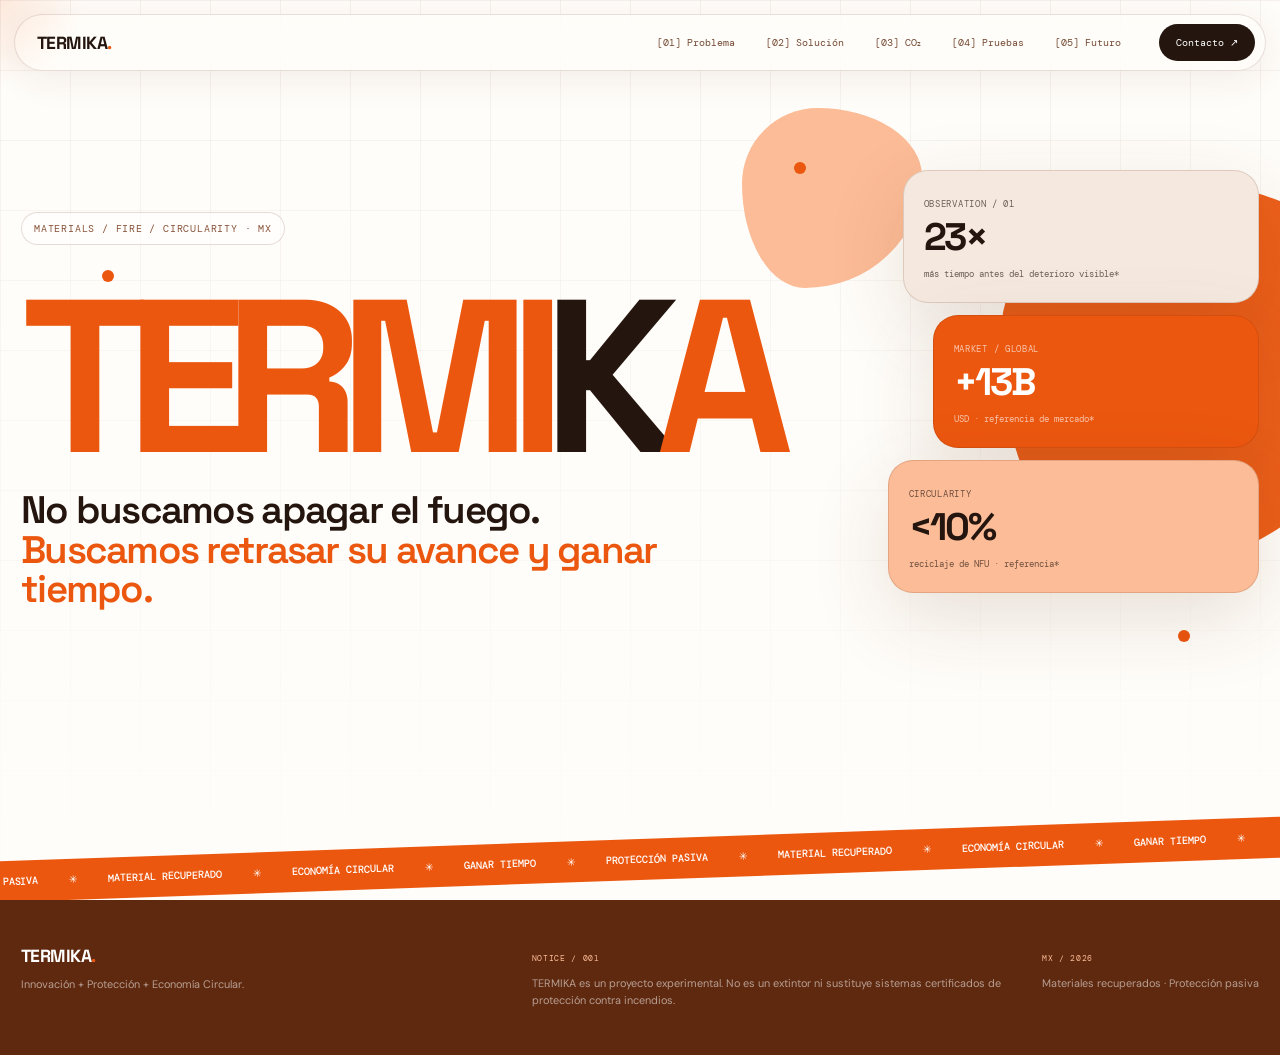
<file: index.html>
<!doctype html><html lang="es"><head><meta charset="utf-8"><meta name="viewport" content="width=device-width,initial-scale=1"><meta name="theme-color" content="#EB570F"><title>TERMIKA — Protección que gana tiempo</title><link rel="stylesheet" href="style.css"></head><body><div class="cursor"></div><header class="header"><nav class="nav">
      <a class="logo" href="index.html">TERMIKA<span><b>.</b></span></a>
      <div class="navlinks"><a class="" href="problema.html">[01] Problema</a><a class="" href="solucion.html">[02] Solución</a><a class="" href="impacto.html">[03] CO₂</a><a class="" href="pruebas.html">[04] Pruebas</a><a class="" href="futuro.html">[05] Futuro</a></div>
      <a class="navcta" href="mailto:contacto@termika.mx">Contacto ↗</a>
      <button class="menu" aria-label="Abrir menú"><span></span><span></span><span></span></button>
    </nav>
    <div class="mobile-nav"><a href="problema.html">[01] Problema</a><a href="solucion.html">[02] Solución</a><a href="impacto.html">[03] CO₂</a><a href="pruebas.html">[04] Pruebas</a><a href="futuro.html">[05] Futuro</a><a href="mailto:contacto@termika.mx">Contacto ↗</a></div></header><main class="page hero">
  <div class="hero-grid"></div><div class="blob orange hero-blob"></div><div class="blob peach hero-blob2"></div>
  <i class="floating-dot dot1"></i><i class="floating-dot dot2"></i><i class="floating-dot dot3"></i>
  <div class="container hero-layout">
    <div><div class="eyebrow mono">MATERIALS / FIRE / CIRCULARITY · MX</div>
      <h1 class="reveal">TERMI<span>K</span>A</h1>
      <p class="hero-copy reveal">No buscamos apagar el fuego. <em>Buscamos retrasar su avance y ganar tiempo.</em></p>
    </div>
    <div class="hero-side">
      <div class="mini-card reveal"><small class="mono">OBSERVATION / 01</small><strong>23×</strong><small>más tiempo antes del deterioro visible*</small></div>
      <div class="mini-card reveal"><small class="mono">MARKET / GLOBAL</small><strong>+13B</strong><small>USD · referencia de mercado*</small></div>
      <div class="mini-card reveal"><small class="mono">CIRCULARITY</small><strong>&lt;10%</strong><small>reciclaje de NFU · referencia*</small></div>
    </div>
  </div>
  <div class="hero-marquee"><div class="marquee-track">PROTECCIÓN PASIVA <span>✳</span> MATERIAL RECUPERADO <span>✳</span> ECONOMÍA CIRCULAR <span>✳</span> GANAR TIEMPO <span>✳</span> PROTECCIÓN PASIVA <span>✳</span> MATERIAL RECUPERADO <span>✳</span> ECONOMÍA CIRCULAR <span>✳</span> GANAR TIEMPO <span>✳</span></div></div>
</main><footer class="footer"><div class="container footer-grid"><div><a class="logo" href="index.html">TERMIKA<b>.</b></a><p>Innovación + Protección + Economía Circular.</p></div><div><span class="mono">NOTICE / 001</span><p>TERMIKA es un proyecto experimental. No es un extintor ni sustituye sistemas certificados de protección contra incendios.</p></div><div><span class="mono">MX / 2026</span><p>Materiales recuperados · Protección pasiva</p></div></div></footer><script src="script.js"></script></body></html>
</file>
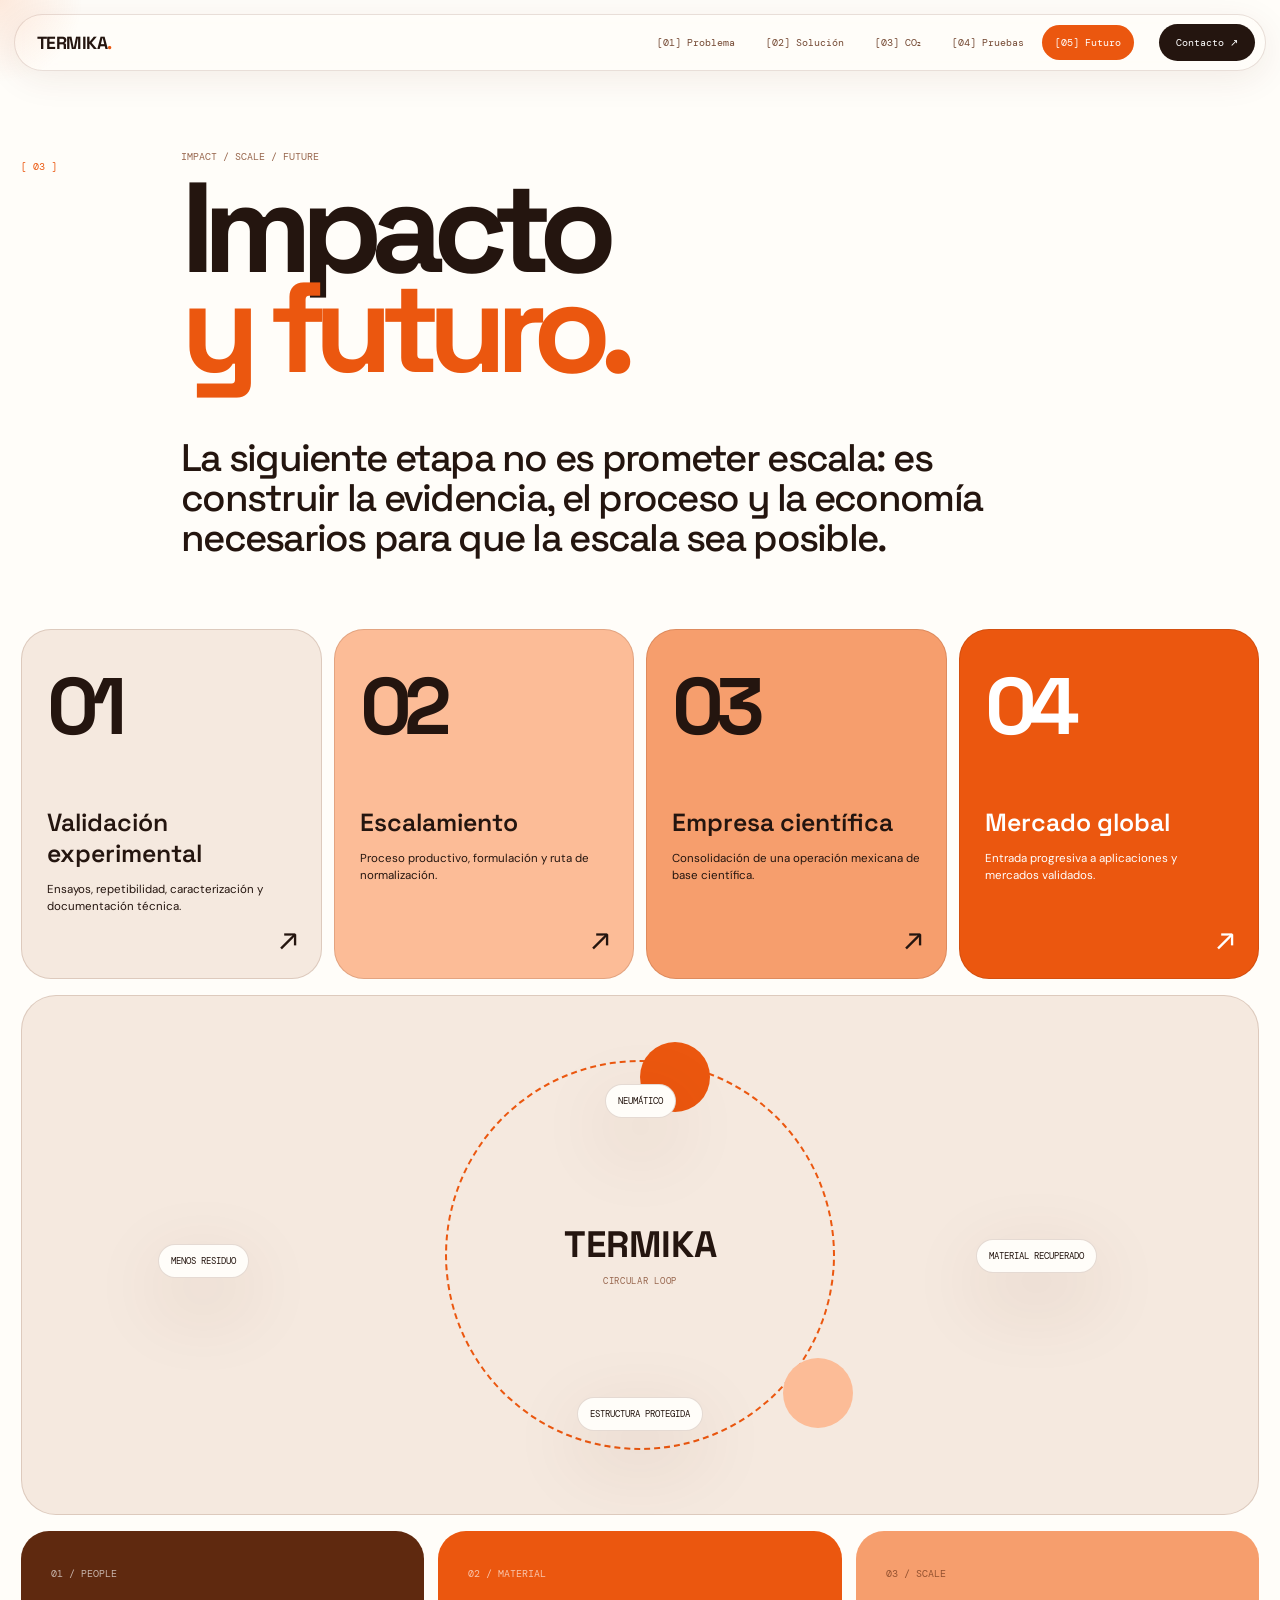
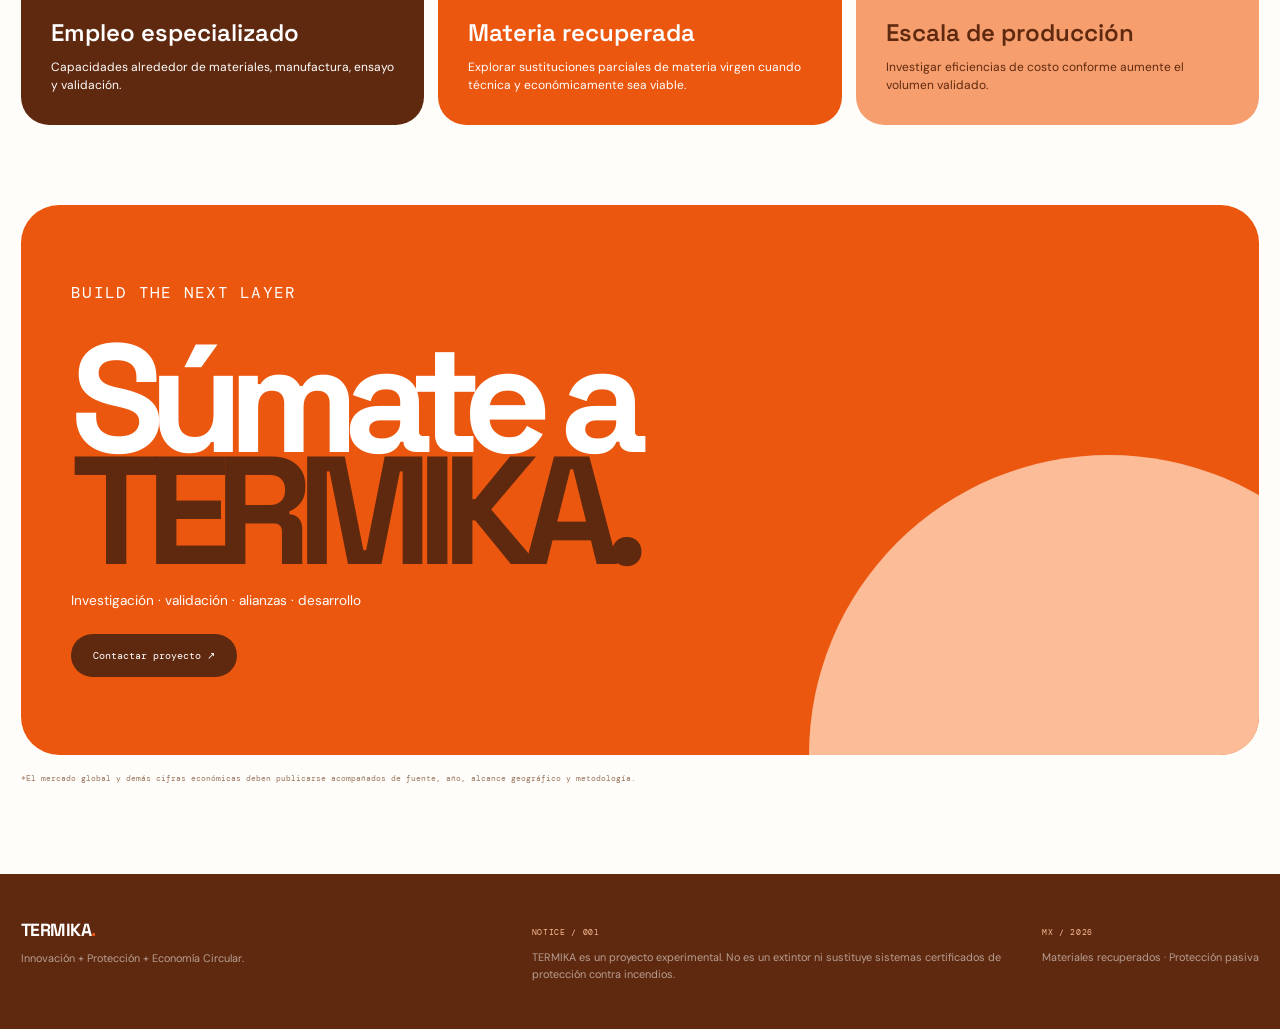
<file: futuro.html>
<!doctype html><html lang="es"><head><meta charset="utf-8"><meta name="viewport" content="width=device-width,initial-scale=1"><meta name="theme-color" content="#EB570F"><title>TERMIKA — Impacto y futuro</title><link rel="stylesheet" href="style.css"></head><body><div class="cursor"></div><header class="header"><nav class="nav">
      <a class="logo" href="index.html">TERMIKA<span><b>.</b></span></a>
      <div class="navlinks"><a class="" href="problema.html">[01] Problema</a><a class="" href="solucion.html">[02] Solución</a><a class="" href="impacto.html">[03] CO₂</a><a class="" href="pruebas.html">[04] Pruebas</a><a class="active" href="futuro.html">[05] Futuro</a></div>
      <a class="navcta" href="mailto:contacto@termika.mx">Contacto ↗</a>
      <button class="menu" aria-label="Abrir menú"><span></span><span></span><span></span></button>
    </nav>
    <div class="mobile-nav"><a href="problema.html">[01] Problema</a><a href="solucion.html">[02] Solución</a><a href="impacto.html">[03] CO₂</a><a href="pruebas.html">[04] Pruebas</a><a href="futuro.html">[05] Futuro</a><a href="mailto:contacto@termika.mx">Contacto ↗</a></div></header><main class="page future-page">
  <div class="container">
    <div class="section-head reveal"><div class="num">[ 03 ]</div><div><div class="kicker">IMPACT / SCALE / FUTURE</div><h2>Impacto<br><span>y futuro.</span></h2></div></div>
    <p class="page-intro reveal">La siguiente etapa no es prometer escala: es construir la evidencia, el proceso y la economía necesarios para que la escala sea posible.</p>
    <div class="roadmap">
      <article class="road reveal"><div class="rnum">01</div><h3>Validación experimental</h3><p>Ensayos, repetibilidad, caracterización y documentación técnica.</p></article>
      <article class="road reveal"><div class="rnum">02</div><h3>Escalamiento</h3><p>Proceso productivo, formulación y ruta de normalización.</p></article>
      <article class="road reveal"><div class="rnum">03</div><h3>Empresa científica</h3><p>Consolidación de una operación mexicana de base científica.</p></article>
      <article class="road reveal"><div class="rnum">04</div><h3>Mercado global</h3><p>Entrada progresiva a aplicaciones y mercados validados.</p></article>
    </div>
    <div class="loop reveal">
      <div class="loop-ring"></div><div class="loop-center"><strong>TERMIKA</strong><span class="mono">CIRCULAR LOOP</span></div>
      <span class="loop-label l1">NEUMÁTICO</span><span class="loop-label l2">MATERIAL RECUPERADO</span><span class="loop-label l3">ESTRUCTURA PROTEGIDA</span><span class="loop-label l4">MENOS RESIDUO</span>
    </div>
    <div class="benefits">
      <article class="benefit reveal"><span>01 / PEOPLE</span><h3>Empleo especializado</h3><p>Capacidades alrededor de materiales, manufactura, ensayo y validación.</p></article>
      <article class="benefit reveal"><span>02 / MATERIAL</span><h3>Materia recuperada</h3><p>Explorar sustituciones parciales de materia virgen cuando técnica y económicamente sea viable.</p></article>
      <article class="benefit reveal"><span>03 / SCALE</span><h3>Escala de producción</h3><p>Investigar eficiencias de costo conforme aumente el volumen validado.</p></article>
    </div>
    <div class="cta reveal"><span class="mono">BUILD THE NEXT LAYER</span><h2>Súmate a<br><em>TERMIKA.</em></h2><p>Investigación · validación · alianzas · desarrollo</p><a class="cta-button" href="mailto:contacto@termika.mx">Contactar proyecto ↗</a></div>
    <p class="note">*El mercado global y demás cifras económicas deben publicarse acompañados de fuente, año, alcance geográfico y metodología.</p>
  </div>
</main><footer class="footer"><div class="container footer-grid"><div><a class="logo" href="index.html">TERMIKA<b>.</b></a><p>Innovación + Protección + Economía Circular.</p></div><div><span class="mono">NOTICE / 001</span><p>TERMIKA es un proyecto experimental. No es un extintor ni sustituye sistemas certificados de protección contra incendios.</p></div><div><span class="mono">MX / 2026</span><p>Materiales recuperados · Protección pasiva</p></div></div></footer><script src="script.js"></script></body></html>
</file>
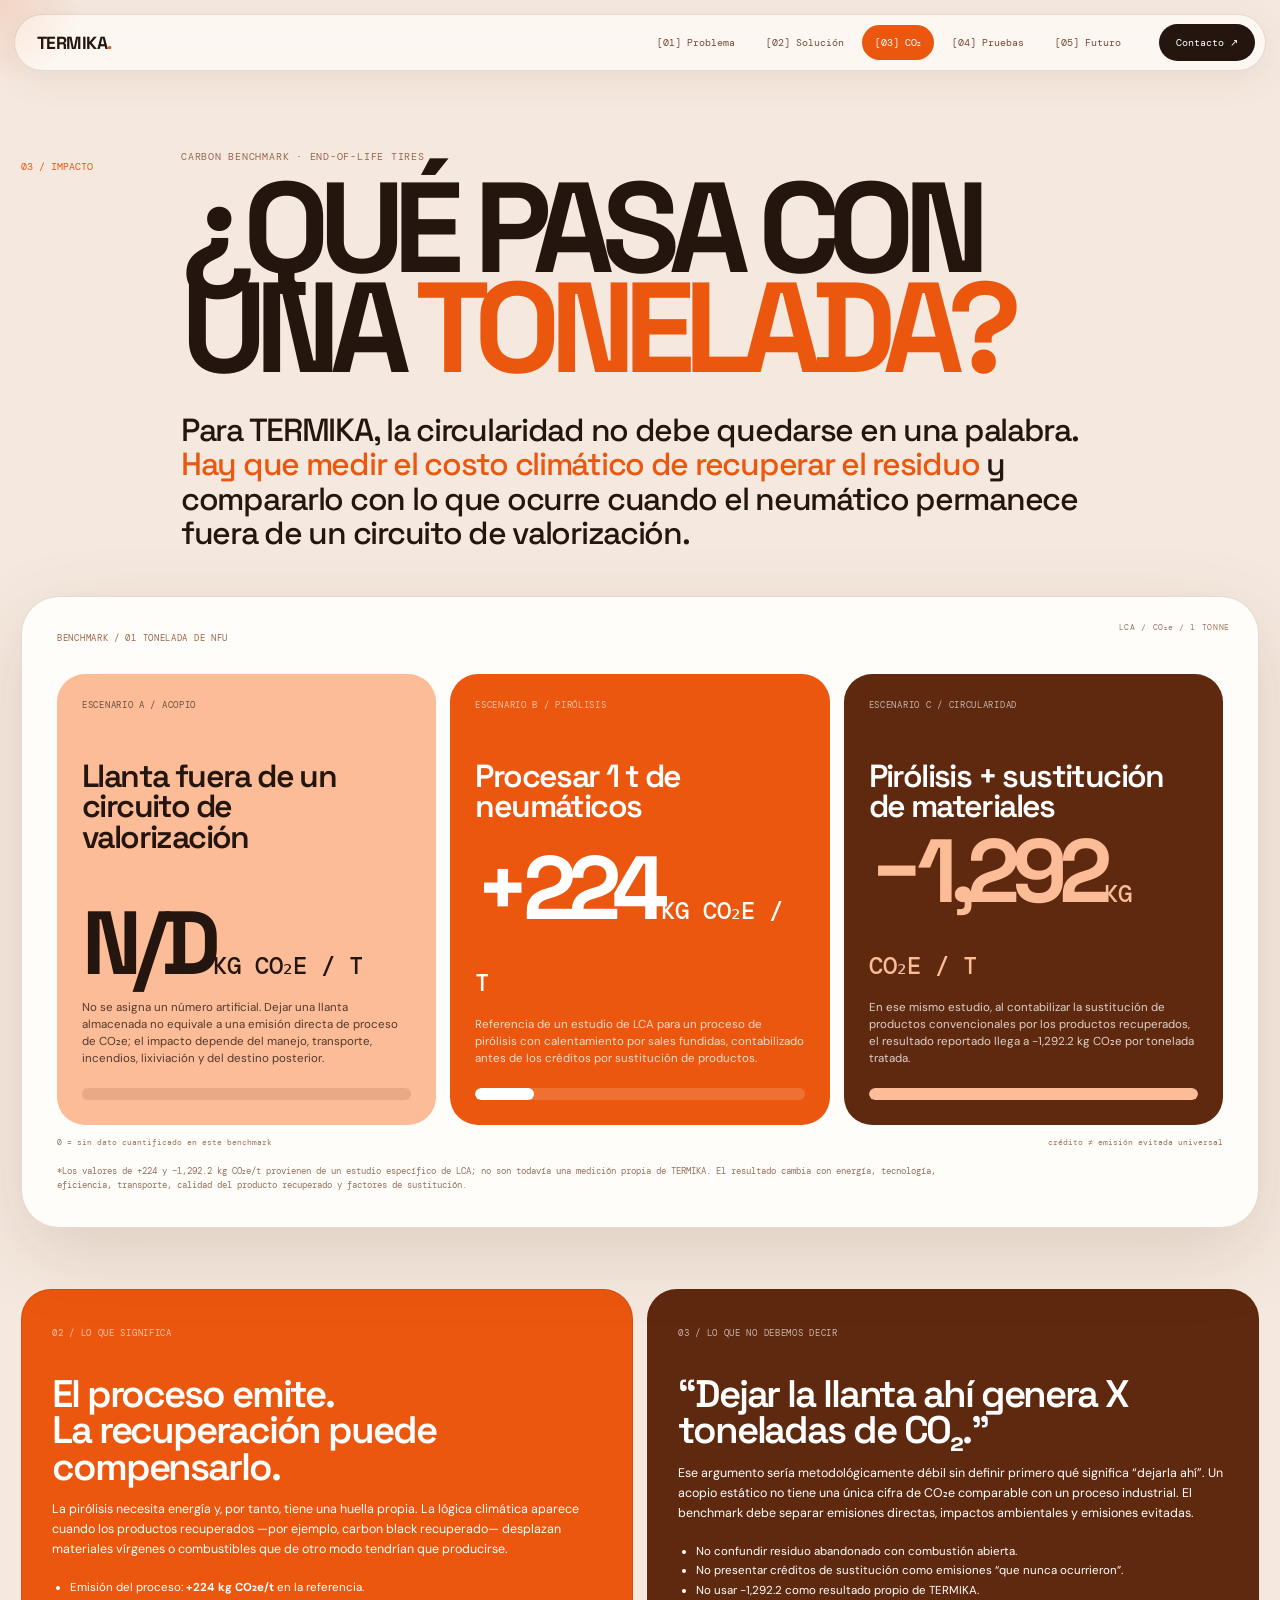
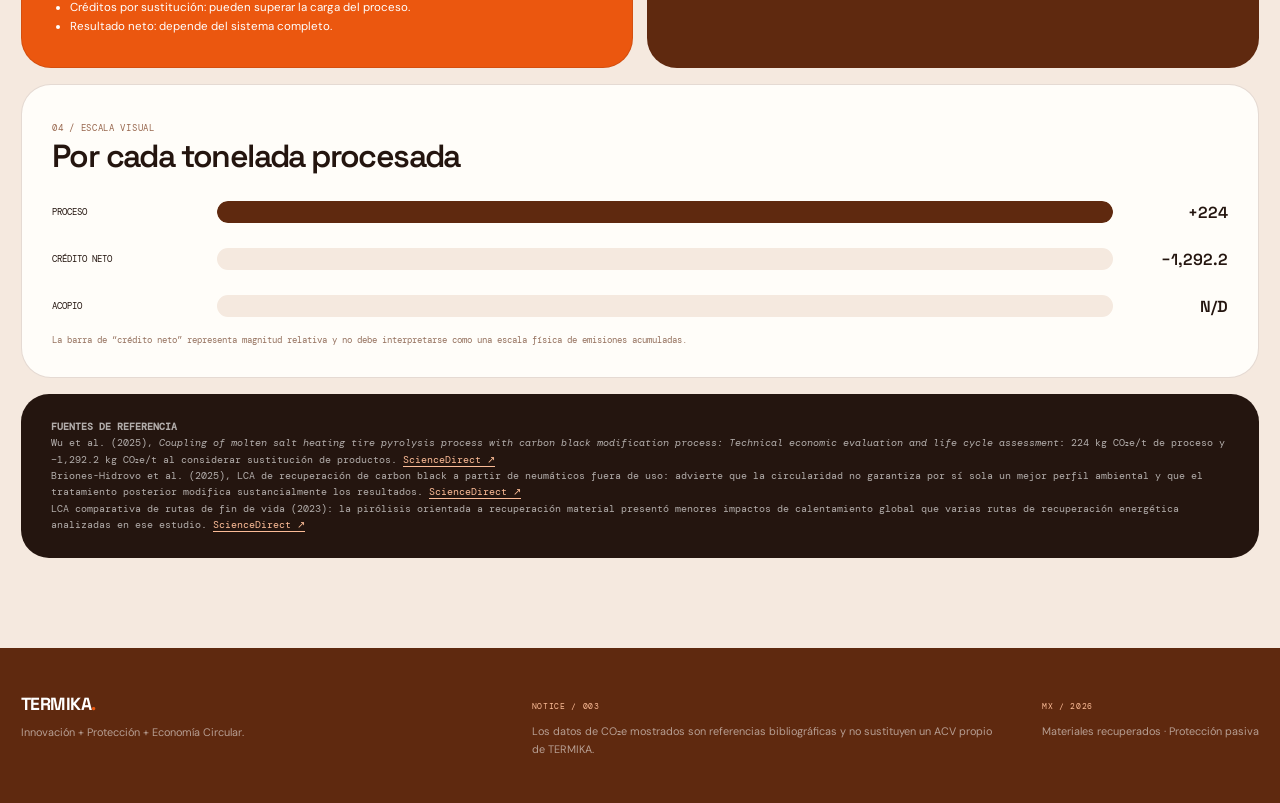
<file: impacto.html>
<!doctype html>
<html lang="es">
<head>
<meta charset="utf-8"><meta name="viewport" content="width=device-width,initial-scale=1">
<meta name="theme-color" content="#EB570F">
<meta name="description" content="Benchmark de emisiones de CO₂e asociado al aprovechamiento de neumáticos fuera de uso mediante pirólisis.">
<title>TERMIKA — Benchmark CO₂</title>
<link rel="stylesheet" href="style.css">
</head>
<body>
<div class="cursor"></div>
<header class="header"><nav class="nav">
<a class="logo" href="index.html">TERMIKA<span><b>.</b></span></a>
<div class="navlinks"><a class="" href="problema.html">[01] Problema</a><a class="" href="solucion.html">[02] Solución</a><a class="active" href="impacto.html">[03] CO₂</a><a class="" href="pruebas.html">[04] Pruebas</a><a class="" href="futuro.html">[05] Futuro</a></div>
<a class="navcta" href="mailto:contacto@termika.mx">Contacto ↗</a>
<button class="menu" aria-label="Abrir menú"><span></span><span></span><span></span></button>
</nav><div class="mobile-nav"><a href="problema.html">[01] Problema</a><a href="solucion.html">[02] Solución</a><a href="impacto.html">[03] CO₂</a><a href="pruebas.html">[04] Pruebas</a><a href="futuro.html">[05] Futuro</a><a href="mailto:contacto@termika.mx">Contacto ↗</a></div></header>

<main class="page co2-page">
<section class="container co2-hero">
<div class="section-head"><div class="num">03 / IMPACTO</div><div><div class="kicker mono">CARBON BENCHMARK · END-OF-LIFE TIRES</div><h2>¿QUÉ PASA CON<br>UNA <span>TONELADA?</span></h2></div></div>
<p class="co2-intro">Para TERMIKA, la circularidad no debe quedarse en una palabra. <em>Hay que medir el costo climático de recuperar el residuo</em> y compararlo con lo que ocurre cuando el neumático permanece fuera de un circuito de valorización.</p>
<div class="co2-board reveal">
<div class="mono" style="font-size:.55rem;color:#98674e">BENCHMARK / 01 TONELADA DE NFU</div>
<div class="co2-chart">
<article class="co2-card storage"><span class="tag">ESCENARIO A / ACOPIO</span><h3>Llanta fuera de un circuito de valorización</h3><div class="co2-value">N/D<small>kg CO₂e / t</small></div><p>No se asigna un número artificial. Dejar una llanta almacenada no equivale a una emisión directa de proceso de CO₂e; el impacto depende del manejo, transporte, incendios, lixiviación y del destino posterior.</p><div class="barline"><i></i></div></article>
<article class="co2-card process"><span class="tag">ESCENARIO B / PIRÓLISIS</span><h3>Procesar 1 t de neumáticos</h3><div class="co2-value">+224<small>kg CO₂e / t</small></div><p>Referencia de un estudio de LCA para un proceso de pirólisis con calentamiento por sales fundidas, contabilizado antes de los créditos por sustitución de productos.</p><div class="barline"><i></i></div></article>
<article class="co2-card credit"><span class="tag">ESCENARIO C / CIRCULARIDAD</span><h3>Pirólisis + sustitución de materiales</h3><div class="co2-value co2-negative">−1,292<small>kg CO₂e / t</small></div><p>En ese mismo estudio, al contabilizar la sustitución de productos convencionales por los productos recuperados, el resultado reportado llega a −1,292.2 kg CO₂e por tonelada tratada.</p><div class="barline"><i></i></div></article>
</div>
<div class="co2-axis"><span>0 = sin dato cuantificado en este benchmark</span><span>crédito ≠ emisión evitada universal</span></div>
<p class="co2-note">*Los valores de +224 y −1,292.2 kg CO₂e/t provienen de un estudio específico de LCA; no son todavía una medición propia de TERMIKA. El resultado cambia con energía, tecnología, eficiencia, transporte, calidad del producto recuperado y factores de sustitución.</p>
</div>
</section>

<section class="container">
<div class="method-grid">
<article class="method-card orange reveal"><span class="mono">02 / LO QUE SIGNIFICA</span><h3>El proceso emite.<br>La recuperación puede compensarlo.</h3><p>La pirólisis necesita energía y, por tanto, tiene una huella propia. La lógica climática aparece cuando los productos recuperados —por ejemplo, carbon black recuperado— desplazan materiales vírgenes o combustibles que de otro modo tendrían que producirse.</p><ul><li>Emisión del proceso: <strong>+224 kg CO₂e/t</strong> en la referencia.</li><li>Créditos por sustitución: pueden superar la carga del proceso.</li><li>Resultado neto: depende del sistema completo.</li></ul></article>
<article class="method-card dark reveal"><span class="mono">03 / LO QUE NO DEBEMOS DECIR</span><h3>“Dejar la llanta ahí genera X toneladas de CO₂.”</h3><p>Ese argumento sería metodológicamente débil sin definir primero qué significa “dejarla ahí”. Un acopio estático no tiene una única cifra de CO₂e comparable con un proceso industrial. El benchmark debe separar emisiones directas, impactos ambientales y emisiones evitadas.</p><ul><li>No confundir residuo abandonado con combustión abierta.</li><li>No presentar créditos de sustitución como emisiones “que nunca ocurrieron”.</li><li>No usar −1,292.2 como resultado propio de TERMIKA.</li></ul></article>
</div>
</section>

<section class="container">
<div class="co2-scale reveal"><span class="mono" style="font-size:.55rem;color:#98674e">04 / ESCALA VISUAL</span><h3>Por cada tonelada procesada</h3>
<div class="scale-row"><label>PROCESO</label><div class="scale-track"><i></i></div><strong>+224</strong></div>
<div class="scale-row"><label>CRÉDITO NETO</label><div class="scale-track"><i></i></div><strong>−1,292.2</strong></div>
<div class="scale-row"><label>ACOPIO</label><div class="scale-track"><i></i></div><strong>N/D</strong></div>
<p class="co2-note">La barra de “crédito neto” representa magnitud relativa y no debe interpretarse como una escala física de emisiones acumuladas.</p>
</div>
</section>

<section class="container">
<div class="source-strip"><p><strong>FUENTES DE REFERENCIA</strong><br>
Wu et al. (2025), <em>Coupling of molten salt heating tire pyrolysis process with carbon black modification process: Technical economic evaluation and life cycle assessment</em>: 224 kg CO₂e/t de proceso y −1,292.2 kg CO₂e/t al considerar sustitución de productos. <a href="https://www.sciencedirect.com/science/article/pii/S0959652624039039" target="_blank" rel="noopener">ScienceDirect ↗</a><br>
Briones-Hidrovo et al. (2025), LCA de recuperación de carbon black a partir de neumáticos fuera de uso: advierte que la circularidad no garantiza por sí sola un mejor perfil ambiental y que el tratamiento posterior modifica sustancialmente los resultados. <a href="https://www.sciencedirect.com/science/article/pii/S0195925525002410" target="_blank" rel="noopener">ScienceDirect ↗</a><br>
LCA comparativa de rutas de fin de vida (2023): la pirólisis orientada a recuperación material presentó menores impactos de calentamiento global que varias rutas de recuperación energética analizadas en ese estudio. <a href="https://www.sciencedirect.com/science/article/pii/S0921344923003890" target="_blank" rel="noopener">ScienceDirect ↗</a></p></div>
</section>
</main>
<footer class="footer"><div class="container footer-grid"><div><a class="logo" href="index.html">TERMIKA<b>.</b></a><p>Innovación + Protección + Economía Circular.</p></div><div><span class="mono">NOTICE / 003</span><p>Los datos de CO₂e mostrados son referencias bibliográficas y no sustituyen un ACV propio de TERMIKA.</p></div><div><span class="mono">MX / 2026</span><p>Materiales recuperados · Protección pasiva</p></div></div></footer>
<script src="script.js"></script>
</body></html>
</file>
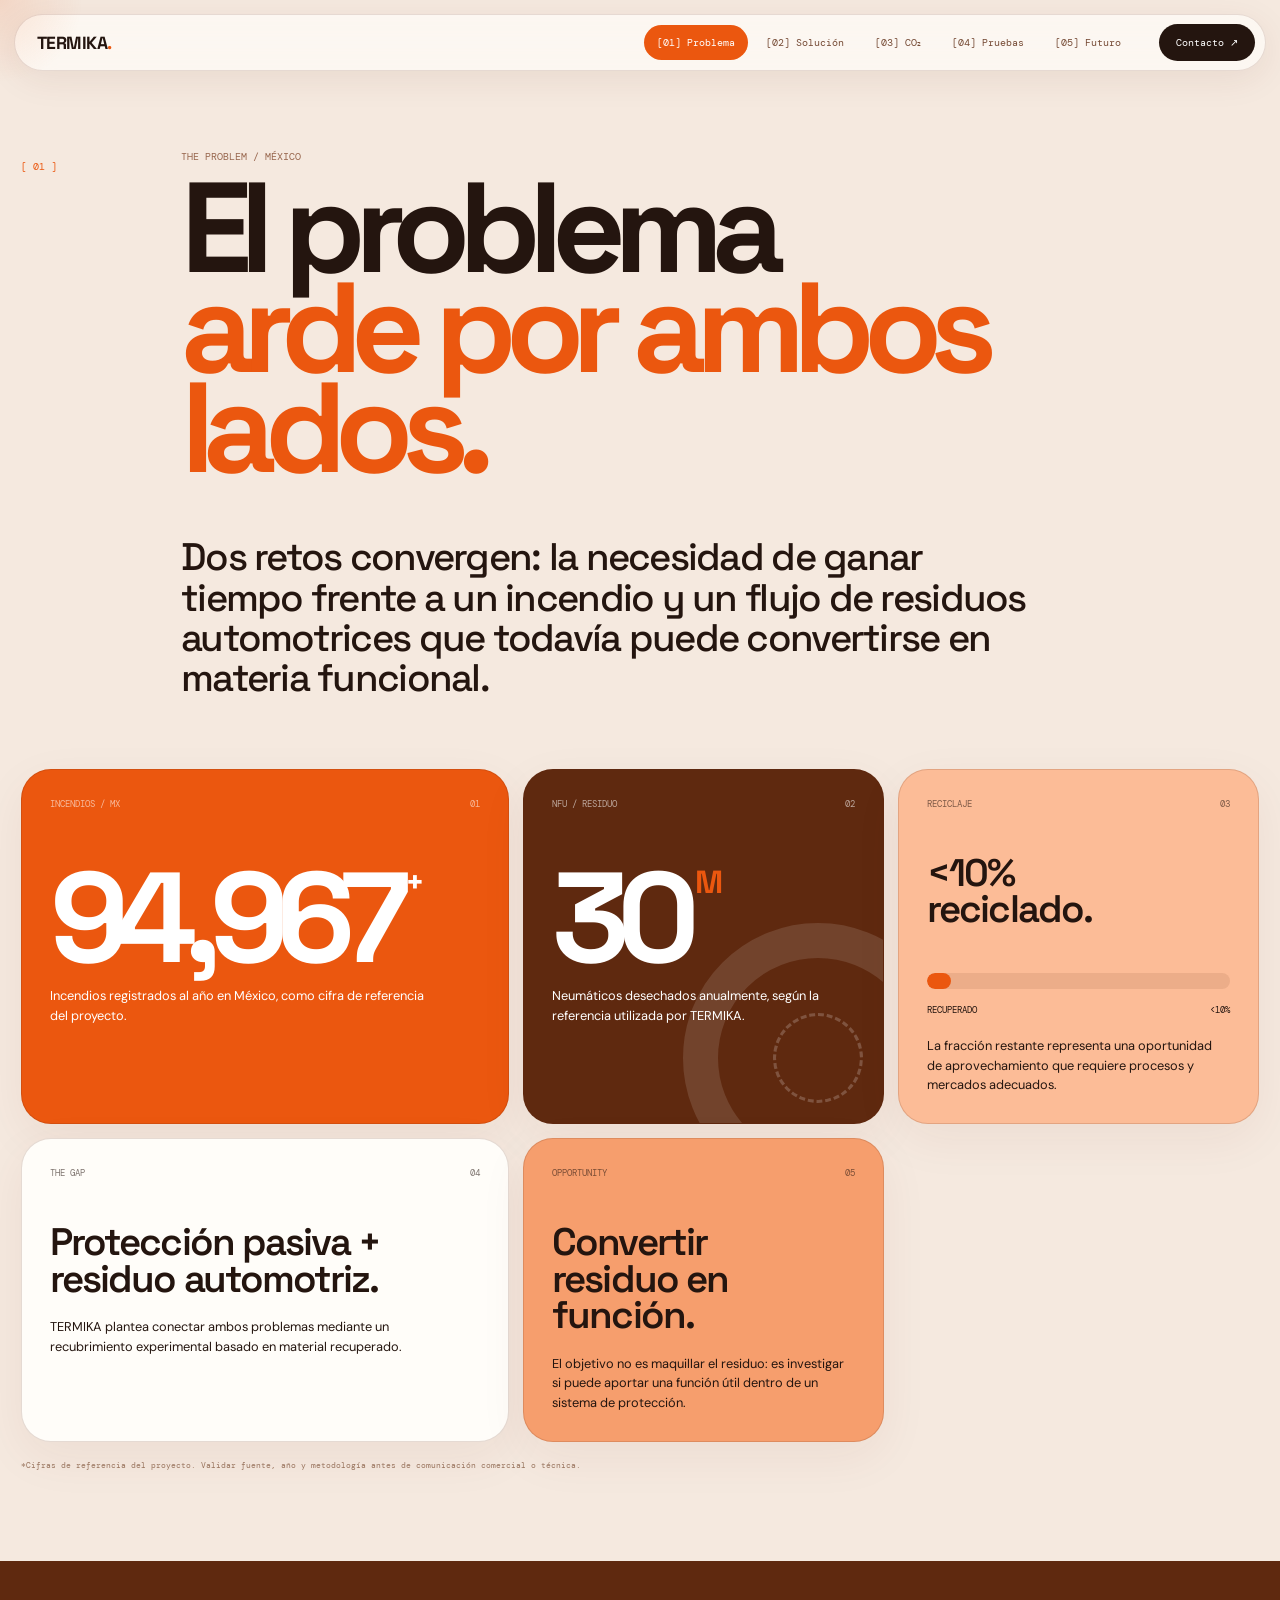
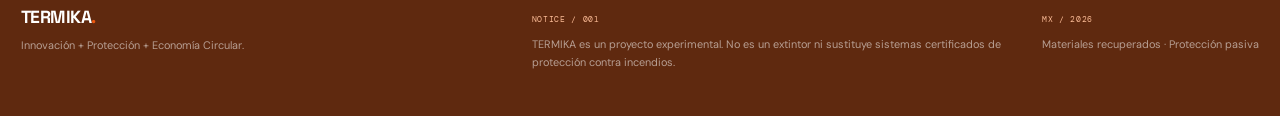
<file: problema.html>
<!doctype html><html lang="es"><head><meta charset="utf-8"><meta name="viewport" content="width=device-width,initial-scale=1"><meta name="theme-color" content="#EB570F"><title>TERMIKA — El problema</title><link rel="stylesheet" href="style.css"></head><body><div class="cursor"></div><header class="header"><nav class="nav">
      <a class="logo" href="index.html">TERMIKA<span><b>.</b></span></a>
      <div class="navlinks"><a class="active" href="problema.html">[01] Problema</a><a class="" href="solucion.html">[02] Solución</a><a class="" href="impacto.html">[03] CO₂</a><a class="" href="pruebas.html">[04] Pruebas</a><a class="" href="futuro.html">[05] Futuro</a></div>
      <a class="navcta" href="mailto:contacto@termika.mx">Contacto ↗</a>
      <button class="menu" aria-label="Abrir menú"><span></span><span></span><span></span></button>
    </nav>
    <div class="mobile-nav"><a href="problema.html">[01] Problema</a><a href="solucion.html">[02] Solución</a><a href="impacto.html">[03] CO₂</a><a href="pruebas.html">[04] Pruebas</a><a href="futuro.html">[05] Futuro</a><a href="mailto:contacto@termika.mx">Contacto ↗</a></div></header><main class="page">
  <div class="container">
    <div class="section-head reveal"><div class="num">[ 01 ]</div><div><div class="kicker">THE PROBLEM / MÉXICO</div><h2>El problema<br><span>arde por ambos lados.</span></h2></div></div>
    <p class="page-intro reveal">Dos retos convergen: la necesidad de ganar tiempo frente a un incendio y un flujo de residuos automotrices que todavía puede convertirse en materia funcional.</p>
    <div class="bento">
      <article class="card orange reveal"><div class="tag"><span>INCENDIOS / MX</span><span>01</span></div><div class="big-number"><span data-counter="95000">0</span><sup>+</sup></div><p>Incendios registrados al año en México, como cifra de referencia del proyecto.</p></article>
      <article class="card dark reveal"><div class="tag"><span>NFU / RESIDUO</span><span>02</span></div><div class="big-number"><span data-counter="30">0</span><sup>M</sup></div><p>Neumáticos desechados anualmente, según la referencia utilizada por TERMIKA.</p><div class="tire-wheel"></div></article>
      <article class="card peach reveal"><div class="tag"><span>RECICLAJE</span><span>03</span></div><h3>&lt;10%<br>reciclado.</h3><div class="bar"><i></i></div><div class="bar-label"><span>RECUPERADO</span><span>&lt;10%</span></div><p>La fracción restante representa una oportunidad de aprovechamiento que requiere procesos y mercados adecuados.</p></article>
      <article class="card reveal"><div class="tag"><span>THE GAP</span><span>04</span></div><h3>Protección pasiva + residuo automotriz.</h3><p>TERMIKA plantea conectar ambos problemas mediante un recubrimiento experimental basado en material recuperado.</p></article>
      <article class="card coral reveal"><div class="tag"><span>OPPORTUNITY</span><span>05</span></div><h3>Convertir<br>residuo en función.</h3><p>El objetivo no es maquillar el residuo: es investigar si puede aportar una función útil dentro de un sistema de protección.</p></article>
    </div>
    <p class="note">*Cifras de referencia del proyecto. Validar fuente, año y metodología antes de comunicación comercial o técnica.</p>
  </div>
</main><footer class="footer"><div class="container footer-grid"><div><a class="logo" href="index.html">TERMIKA<b>.</b></a><p>Innovación + Protección + Economía Circular.</p></div><div><span class="mono">NOTICE / 001</span><p>TERMIKA es un proyecto experimental. No es un extintor ni sustituye sistemas certificados de protección contra incendios.</p></div><div><span class="mono">MX / 2026</span><p>Materiales recuperados · Protección pasiva</p></div></div></footer><script src="script.js"></script></body></html>
</file>
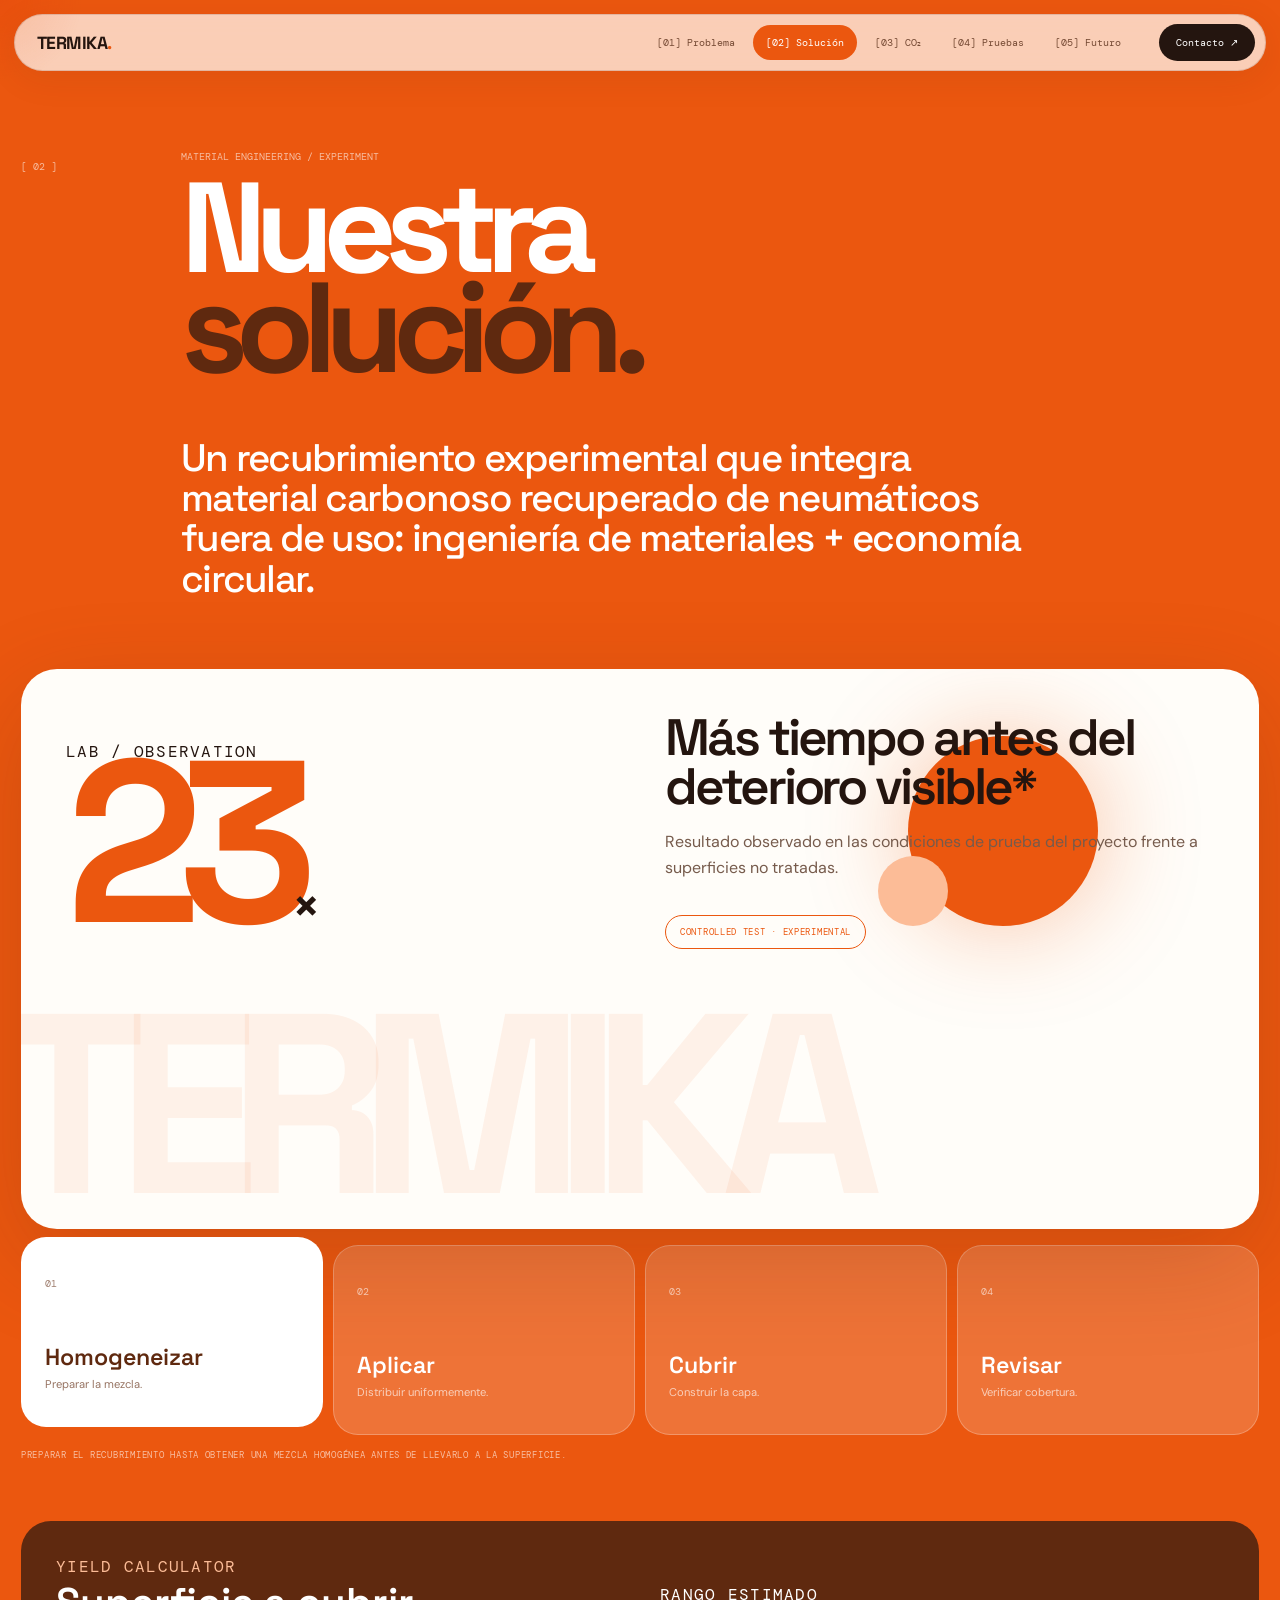
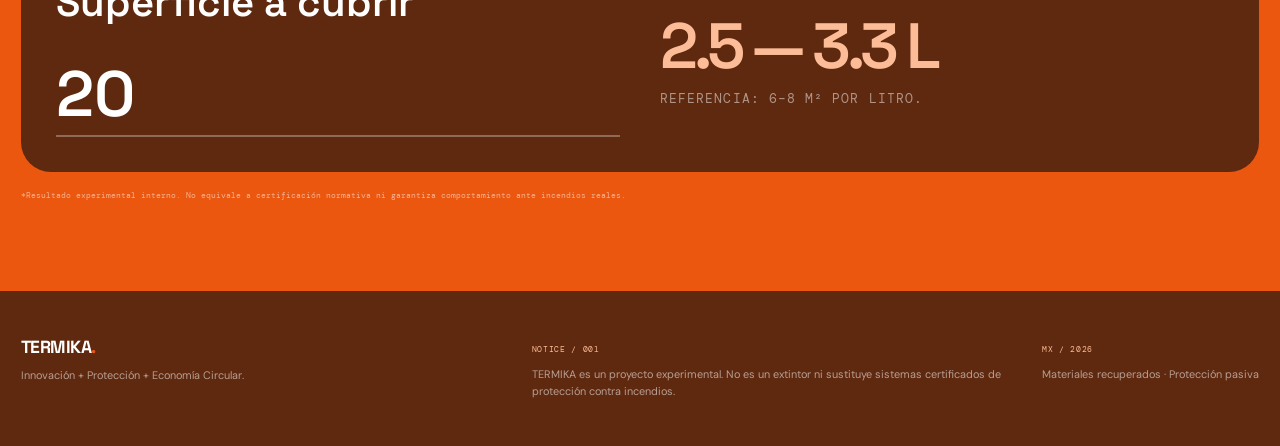
<file: solucion.html>
<!doctype html><html lang="es"><head><meta charset="utf-8"><meta name="viewport" content="width=device-width,initial-scale=1"><meta name="theme-color" content="#EB570F"><title>TERMIKA — Nuestra solución</title><link rel="stylesheet" href="style.css"></head><body><div class="cursor"></div><header class="header"><nav class="nav">
      <a class="logo" href="index.html">TERMIKA<span><b>.</b></span></a>
      <div class="navlinks"><a class="" href="problema.html">[01] Problema</a><a class="active" href="solucion.html">[02] Solución</a><a class="" href="impacto.html">[03] CO₂</a><a class="" href="pruebas.html">[04] Pruebas</a><a class="" href="futuro.html">[05] Futuro</a></div>
      <a class="navcta" href="mailto:contacto@termika.mx">Contacto ↗</a>
      <button class="menu" aria-label="Abrir menú"><span></span><span></span><span></span></button>
    </nav>
    <div class="mobile-nav"><a href="problema.html">[01] Problema</a><a href="solucion.html">[02] Solución</a><a href="impacto.html">[03] CO₂</a><a href="pruebas.html">[04] Pruebas</a><a href="futuro.html">[05] Futuro</a><a href="mailto:contacto@termika.mx">Contacto ↗</a></div></header><main class="page solution-page">
  <div class="container">
    <div class="section-head reveal"><div class="num">[ 02 ]</div><div><div class="kicker">MATERIAL ENGINEERING / EXPERIMENT</div><h2>Nuestra<br><span>solución.</span></h2></div></div>
    <p class="page-intro reveal">Un recubrimiento experimental que integra material carbonoso recuperado de neumáticos fuera de uso: ingeniería de materiales + economía circular.</p>
    <div class="material-stage reveal">
      <div class="moving-orb"></div>
      <div class="lab">
        <div><div class="mono">LAB / OBSERVATION</div><div class="lab-number"><span data-counter="23">0</span><small>×</small></div></div>
        <div><h3>Más tiempo antes del deterioro visible*</h3><p>Resultado observado en las condiciones de prueba del proyecto frente a superficies no tratadas.</p><div class="lab-stamp mono">CONTROLLED TEST · EXPERIMENTAL</div></div>
      </div>
    </div>
    <div class="steps reveal">
      <button class="step active"><span>01</span><strong>Homogeneizar</strong><small>Preparar la mezcla.</small></button>
      <button class="step"><span>02</span><strong>Aplicar</strong><small>Distribuir uniformemente.</small></button>
      <button class="step"><span>03</span><strong>Cubrir</strong><small>Construir la capa.</small></button>
      <button class="step"><span>04</span><strong>Revisar</strong><small>Verificar cobertura.</small></button>
    </div>
    <div id="step-desc" class="mono" style="margin-top:14px;color:rgba(255,255,255,.62);font-size:.58rem">Preparar el recubrimiento hasta obtener una mezcla homogénea antes de llevarlo a la superficie.</div>
    <div class="calc reveal"><div><div class="mono" style="color:var(--peach)">YIELD CALCULATOR</div><h3>Superficie a cubrir</h3><input id="area" type="number" value="20" min="0" step=".1" aria-label="Metros cuadrados"></div><div><div class="mono">RANGO ESTIMADO</div><div id="liters" class="calc-output">2.5 — 3.3 L</div><small class="mono" style="color:rgba(255,255,255,.5)">Referencia: 6–8 m² por litro.</small></div></div>
    <p class="note" style="color:rgba(255,255,255,.55)">*Resultado experimental interno. No equivale a certificación normativa ni garantiza comportamiento ante incendios reales.</p>
  </div>
</main><footer class="footer"><div class="container footer-grid"><div><a class="logo" href="index.html">TERMIKA<b>.</b></a><p>Innovación + Protección + Economía Circular.</p></div><div><span class="mono">NOTICE / 001</span><p>TERMIKA es un proyecto experimental. No es un extintor ni sustituye sistemas certificados de protección contra incendios.</p></div><div><span class="mono">MX / 2026</span><p>Materiales recuperados · Protección pasiva</p></div></div></footer><script src="script.js"></script></body></html>
</file>
<file: style.css>
@import url('https://fonts.googleapis.com/css2?family=DM+Mono:wght@400;500&family=DM+Sans:wght@400;500;600;700;800&family=Space+Grotesk:wght@500;600;700&display=swap');

:root{
  --cream:#F5E9DF; --white:#FFFDF9; --orange:#EB570F; --orange2:#FD7129;
  --coral:#F69E6D; --peach:#FCBC97; --brown:#5F290F; --ink:#24150F;
  --line:rgba(95,41,15,.16); --shadow:0 25px 80px rgba(95,41,15,.14);
}
*{box-sizing:border-box;margin:0;padding:0}
html{scroll-behavior:smooth}
body{font-family:"DM Sans",sans-serif;background:var(--cream);color:var(--ink);overflow-x:hidden}
a{color:inherit;text-decoration:none}
button,input{font:inherit}
.container{width:min(1380px,calc(100% - 42px));margin:auto}
.mono{font-family:"DM Mono",monospace;letter-spacing:.08em;text-transform:uppercase}
.header{position:fixed;top:14px;left:0;right:0;z-index:1000}
.nav{width:min(1380px,calc(100% - 28px));margin:auto;background:rgba(255,253,249,.72);backdrop-filter:blur(18px);border:1px solid rgba(95,41,15,.14);border-radius:999px;padding:9px 10px 9px 22px;display:flex;align-items:center;gap:25px;box-shadow:0 8px 35px rgba(95,41,15,.08)}
.logo{font:700 1.1rem "Space Grotesk";letter-spacing:-.03em}.logo b{color:var(--orange)}
.navlinks{margin-left:auto;display:flex;gap:5px}.navlinks a{font:.65rem "DM Mono";padding:11px 13px;border-radius:999px;color:#754a34;transition:.25s}.navlinks a:hover,.navlinks a.active{background:var(--orange);color:white}
.navcta{background:var(--ink);color:white;border-radius:999px;padding:12px 17px;font:.64rem "DM Mono";transition:.25s}.navcta:hover{background:var(--orange);transform:translateY(-2px)}
.menu{display:none;background:none;border:0;padding:8px}.menu span{display:block;width:23px;height:2px;background:var(--ink);margin:5px;transition:.25s}
.mobile-nav{display:none}

.page{min-height:100vh;position:relative;padding:150px 0 90px;overflow:hidden}
.hero{min-height:100svh;padding-top:170px;background:var(--white)}
.hero-grid{position:absolute;inset:0;background-image:linear-gradient(rgba(95,41,15,.06) 1px,transparent 1px),linear-gradient(90deg,rgba(95,41,15,.06) 1px,transparent 1px);background-size:70px 70px;mask-image:linear-gradient(to bottom,black,transparent)}
.eyebrow{display:inline-flex;gap:10px;align-items:center;font:.62rem "DM Mono";color:#875238;border:1px solid var(--line);border-radius:999px;padding:9px 12px;background:rgba(255,255,255,.55)}
.hero-layout{position:relative;z-index:2;display:grid;grid-template-columns:1.4fr .6fr;gap:50px;align-items:end}
.hero h1{font:700 clamp(6rem,17vw,15rem)/.76 "Space Grotesk";letter-spacing:-.105em;color:var(--orange);margin:50px 0 30px}
.hero h1 span{display:inline-block;color:var(--ink);animation:skew 5s ease-in-out infinite}
@keyframes skew{50%{transform:skew(-5deg) translateY(-5px)}}
.hero-copy{max-width:670px;font:600 clamp(1.5rem,3vw,2.8rem)/1.02 "Space Grotesk";letter-spacing:-.045em}
.hero-copy em{font-style:normal;color:var(--orange)}
.hero-side{display:flex;flex-direction:column;gap:12px;padding-bottom:15px}
.mini-card{background:var(--cream);border:1px solid var(--line);border-radius:25px;padding:20px;box-shadow:var(--shadow);animation:float 5s ease-in-out infinite}
.mini-card:nth-child(2){animation-delay:-1.5s;margin-left:30px;background:var(--orange);color:white}
.mini-card:nth-child(3){animation-delay:-3s;margin-left:-15px;background:var(--peach)}
.mini-card strong{display:block;font:700 2.4rem "Space Grotesk";letter-spacing:-.06em}.mini-card small{font:.55rem "DM Mono";opacity:.65}
@keyframes float{50%{transform:translateY(-12px) rotate(1deg)}}
.hero-marquee{position:absolute;bottom:20px;left:-5%;width:110%;overflow:hidden;white-space:nowrap;transform:rotate(-2deg);background:var(--orange);color:white;padding:14px 0;font:500 .65rem "DM Mono";z-index:3}
.marquee-track{display:inline-block;animation:marquee 22s linear infinite}.marquee-track span{margin:0 25px}
@keyframes marquee{to{transform:translateX(-50%)}}
.blob{position:absolute;border-radius:42% 58% 65% 35%/42% 38% 62% 58%;filter:blur(.2px);animation:morph 11s ease-in-out infinite alternate;pointer-events:none}
.blob.orange{background:var(--orange)}.blob.peach{background:var(--peach)}
.hero-blob{width:390px;height:390px;right:-110px;top:20%;opacity:.95}.hero-blob2{width:180px;height:180px;right:28%;top:12%;animation-delay:-4s}
@keyframes morph{50%{border-radius:65% 35% 38% 62%/55% 65% 35% 45%;transform:rotate(16deg) scale(1.05)}100%{border-radius:30% 70% 58% 42%/62% 38% 62% 38%;transform:rotate(-12deg)}}

.section-head{display:grid;grid-template-columns:130px 1fr;gap:30px;align-items:start;margin-bottom:60px}.num{font:.65rem "DM Mono";color:var(--orange);padding-top:10px}.kicker{font:.6rem "DM Mono";color:#98674e;margin-bottom:15px}.section-head h2{font:700 clamp(4.5rem,10vw,10rem)/.78 "Space Grotesk";letter-spacing:-.09em}.section-head h2 span{color:var(--orange)}
.page-intro{max-width:850px;font:500 clamp(1.5rem,3vw,2.8rem)/1.05 "Space Grotesk";letter-spacing:-.045em;margin-left:160px;margin-bottom:70px}
.bento{display:grid;grid-template-columns:1.15fr .85fr .85fr;grid-auto-rows:minmax(250px,auto);gap:14px}.card{background:var(--white);border:1px solid var(--line);border-radius:30px;padding:28px;position:relative;overflow:hidden;box-shadow:0 15px 50px rgba(95,41,15,.06);transition:.35s}.card:hover{transform:translateY(-7px) rotate(.25deg);box-shadow:var(--shadow)}
.card.orange{background:var(--orange);color:white}.card.coral{background:var(--coral)}.card.peach{background:var(--peach)}.card.dark{background:var(--brown);color:white}
.card .tag{font:.58rem "DM Mono";opacity:.58;display:flex;justify-content:space-between}.big-number{font:700 clamp(5rem,10vw,10rem)/.75 "Space Grotesk";letter-spacing:-.1em;margin-top:60px}.big-number sup{font-size:.25em;color:var(--orange);vertical-align:top;margin-left:7px}.card.orange .big-number sup{color:white}.card p{font-size:.8rem;line-height:1.55;max-width:390px;margin-top:20px}.card h3{font:600 clamp(1.8rem,3vw,3.3rem)/.95 "Space Grotesk";letter-spacing:-.05em;margin:45px 0 15px}
.tire-wheel{position:absolute;width:270px;height:270px;border:35px solid rgba(255,255,255,.12);border-radius:50%;right:-70px;bottom:-70px}.tire-wheel:after{content:"";position:absolute;inset:55px;border:3px dashed rgba(255,255,255,.2);border-radius:50%}
.bar{height:16px;background:rgba(95,41,15,.1);border-radius:999px;overflow:hidden;margin:45px 0 15px}.bar i{display:block;height:100%;width:8%;background:var(--orange);border-radius:inherit;animation:barIn 1.6s ease both}.bar-label{display:flex;justify-content:space-between;font:.55rem "DM Mono"}@keyframes barIn{from{width:0}}
.note{font:.52rem "DM Mono";color:#9a765f;margin-top:18px}

.solution-page{background:var(--orange);color:white}.solution-page .kicker,.solution-page .num{color:rgba(255,255,255,.6)}.solution-page .section-head h2 span{color:var(--brown)}
.material-stage{position:relative;min-height:560px;border-radius:36px;background:var(--white);color:var(--ink);overflow:hidden;padding:45px;box-shadow:0 30px 100px rgba(95,41,15,.2)}
.material-stage:before{content:"TERMIKA";position:absolute;font:700 20vw "Space Grotesk";letter-spacing:-.12em;color:rgba(235,87,15,.07);left:-2%;bottom:-7%}
.moving-orb{position:absolute;width:190px;height:190px;border-radius:50%;background:var(--orange);right:13%;top:12%;box-shadow:0 0 100px rgba(235,87,15,.35);animation:orb 7s ease-in-out infinite}
.moving-orb:after{content:"";position:absolute;width:70px;height:70px;border-radius:50%;background:var(--peach);left:-30px;bottom:0}
@keyframes orb{50%{transform:translate(-70px,100px) scale(1.2)}}
.lab{position:relative;z-index:2;display:grid;grid-template-columns:1fr 1fr;gap:50px;align-items:center;height:100%}.lab-number{font:700 clamp(9rem,18vw,17rem)/.7 "Space Grotesk";letter-spacing:-.11em;color:var(--orange)}.lab-number small{font-size:.2em;color:var(--ink)}.lab h3{font:600 clamp(2rem,4vw,4rem)/.95 "Space Grotesk";letter-spacing:-.06em}.lab p{margin-top:18px;color:#765b4c;line-height:1.6}.lab-stamp{display:inline-block;margin-top:35px;border:1px solid var(--orange);color:var(--orange);border-radius:999px;padding:10px 14px;font:.55rem "DM Mono";animation:pulse 2s infinite}@keyframes pulse{50%{box-shadow:0 0 0 9px rgba(235,87,15,.08)}}
.steps{display:grid;grid-template-columns:repeat(4,1fr);gap:10px;margin-top:16px}.step{min-height:190px;background:rgba(255,255,255,.17);border:1px solid rgba(255,255,255,.25);border-radius:25px;padding:23px;text-align:left;color:white;transition:.3s}.step:hover,.step.active{background:white;color:var(--brown);transform:translateY(-8px)}.step span{font:.6rem "DM Mono";opacity:.6}.step strong{display:block;font:600 1.45rem "Space Grotesk";margin-top:50px}.step small{font-size:.7rem;opacity:.65}
.calc{margin-top:60px;background:var(--brown);border-radius:30px;padding:35px;display:grid;grid-template-columns:1fr 1fr;gap:40px;align-items:center}.calc h3{font:600 2.5rem "Space Grotesk"}.calc input{width:100%;margin-top:25px;border:0;border-bottom:2px solid rgba(255,255,255,.3);background:transparent;color:white;font:600 4rem "Space Grotesk";outline:0}.calc-output{font:600 clamp(2.5rem,5vw,5rem) "Space Grotesk";color:var(--peach);letter-spacing:-.07em}.calc-output small{display:block;font:.58rem "DM Mono";letter-spacing:.04em;color:rgba(255,255,255,.55);margin-top:15px}

.future-page{background:var(--white)}.roadmap{display:grid;grid-template-columns:repeat(4,1fr);gap:12px}.road{min-height:350px;background:var(--cream);border-radius:30px;padding:25px;border:1px solid var(--line);position:relative;overflow:hidden}.road:nth-child(2){background:var(--peach)}.road:nth-child(3){background:var(--coral)}.road:nth-child(4){background:var(--orange);color:white}.road .rnum{font:700 5rem "Space Grotesk";letter-spacing:-.1em}.road h3{font:600 1.55rem "Space Grotesk";margin-top:50px}.road p{font-size:.72rem;line-height:1.55;margin-top:12px;max-width:260px}.road:after{content:"↗";position:absolute;right:22px;bottom:20px;font:2rem "Space Grotesk";animation:arrow 2s infinite}@keyframes arrow{50%{transform:translate(7px,-7px)}}
.loop{margin-top:16px;background:var(--cream);border-radius:35px;min-height:520px;position:relative;display:flex;align-items:center;justify-content:center;overflow:hidden;border:1px solid var(--line)}.loop-ring{width:390px;height:390px;border:2px dashed var(--orange);border-radius:50%;position:relative;animation:spin 18s linear infinite}.loop-ring:before,.loop-ring:after{content:"";position:absolute;width:70px;height:70px;background:var(--orange);border-radius:50%}.loop-ring:before{top:-20px;left:50%}.loop-ring:after{bottom:20px;right:-20px;background:var(--peach)}@keyframes spin{to{transform:rotate(360deg)}}.loop-center{position:absolute;text-align:center}.loop-center strong{display:block;font:700 2.3rem "Space Grotesk"}.loop-center span{font:.55rem "DM Mono";color:#97664e}.loop-label{position:absolute;font:.55rem "DM Mono";background:var(--white);border:1px solid var(--line);padding:10px 12px;border-radius:999px;box-shadow:var(--shadow)}.l1{top:17%}.l2{right:13%;top:47%}.l3{bottom:16%}.l4{left:11%;top:48%}
.benefits{display:grid;grid-template-columns:repeat(3,1fr);gap:14px;margin-top:16px}.benefit{padding:30px;background:var(--brown);color:white;border-radius:28px}.benefit:nth-child(2){background:var(--orange)}.benefit:nth-child(3){background:var(--coral);color:var(--brown)}.benefit span{font:.6rem "DM Mono";opacity:.65}.benefit h3{font:600 1.5rem "Space Grotesk";margin:35px 0 10px}.benefit p{font-size:.75rem;line-height:1.55}

.cta{margin-top:80px;background:var(--orange);border-radius:38px;min-height:550px;padding:50px;display:flex;flex-direction:column;justify-content:center;position:relative;overflow:hidden;color:white}.cta:after{content:"";position:absolute;width:600px;height:600px;border-radius:50%;right:-150px;bottom:-300px;background:var(--peach)}.cta .mono,.cta h2,.cta p,.cta a{position:relative;z-index:2}.cta h2{font:700 clamp(5rem,12vw,11rem)/.73 "Space Grotesk";letter-spacing:-.1em;margin:40px 0 25px}.cta h2 em{font-style:normal;color:var(--brown)}.cta p{font-size:.85rem;margin-bottom:25px}.cta-button{align-self:flex-start;background:var(--brown);padding:15px 22px;border-radius:999px;font:.65rem "DM Mono";transition:.25s}.cta-button:hover{background:white;color:var(--brown);transform:translateY(-3px)}

.footer{padding:45px 0;background:var(--brown);color:white}.footer-grid{display:grid;grid-template-columns:1fr 1fr auto;gap:40px}.footer p{color:rgba(255,255,255,.55);font-size:.68rem;line-height:1.6;margin-top:9px}.footer .mono{font-size:.53rem;color:var(--peach)}

.reveal{opacity:0;transform:translateY(30px);transition:opacity .7s ease,transform .7s ease}.reveal.show{opacity:1;transform:none}
.cursor{position:fixed;z-index:2000;width:180px;height:180px;border-radius:50%;background:radial-gradient(circle,rgba(235,87,15,.12),transparent 65%);pointer-events:none;transform:translate(-50%,-50%);mix-blend-mode:multiply}
.floating-dot{position:absolute;width:12px;height:12px;background:var(--orange);border-radius:50%;animation:floatdot 6s ease-in-out infinite}.dot1{top:30%;left:8%}.dot2{top:70%;right:7%;animation-delay:-2s}.dot3{top:18%;left:62%;animation-delay:-4s}@keyframes floatdot{50%{transform:translateY(-35px) translateX(15px) scale(1.5)}}

@media(max-width:900px){.navlinks{display:none}.navcta{margin-left:auto}.menu{display:block}.mobile-nav{position:absolute;top:58px;left:8px;right:8px;background:var(--white);border:1px solid var(--line);border-radius:25px;padding:12px;display:flex;flex-direction:column;gap:4px;opacity:0;pointer-events:none;transform:translateY(-10px);transition:.25s}.mobile-nav.open{opacity:1;pointer-events:auto;transform:none}.mobile-nav a{padding:14px;border-radius:15px;font:.65rem "DM Mono"}.mobile-nav a:hover{background:var(--orange);color:white}.hero-layout{grid-template-columns:1fr}.hero-side{display:grid;grid-template-columns:1fr 1fr}.hero h1{font-size:clamp(5rem,22vw,10rem)}.hero-blob{opacity:.55}.bento{grid-template-columns:1fr 1fr}.card:first-child{grid-row:span 2}.page-intro{margin-left:0}.lab{grid-template-columns:1fr}.material-stage{min-height:700px}.steps{grid-template-columns:1fr 1fr}.roadmap{grid-template-columns:1fr 1fr}.benefits{grid-template-columns:1fr}.footer-grid{grid-template-columns:1fr}}
@media(max-width:600px){.container{width:calc(100% - 26px)}.nav{padding-left:16px}.page{padding-top:125px}.hero{padding-top:145px}.hero h1{margin:35px 0 25px}.hero-side{grid-template-columns:1fr}.mini-card:nth-child(2),.mini-card:nth-child(3){margin-left:0}.section-head{grid-template-columns:60px 1fr;gap:10px;margin-bottom:40px}.section-head h2{font-size:clamp(3.8rem,18vw,6rem)}.bento{display:flex;flex-direction:column}.card{min-height:260px}.big-number{font-size:6rem}.material-stage{padding:25px;min-height:670px}.lab-number{font-size:8rem}.steps{grid-template-columns:1fr}.step{min-height:150px}.calc{grid-template-columns:1fr;padding:25px}.roadmap{grid-template-columns:1fr}.road{min-height:280px}.loop{min-height:430px}.loop-ring{width:270px;height:270px}.loop-label{font-size:.46rem}.l1{top:12%}.l2{right:3%}.l3{bottom:10%}.l4{left:2%}.cta{padding:30px;min-height:500px}.cta h2{font-size:clamp(4.5rem,20vw,8rem)}.cursor{display:none}}
@media(prefers-reduced-motion:reduce){*,*::before,*::after{animation:none!important;scroll-behavior:auto!important;transition:none!important}.reveal{opacity:1;transform:none}}

/* CO2 BENCHMARK PAGE */
.co2-page{background:var(--cream);color:var(--ink)}
.co2-hero{padding-bottom:45px}
.co2-hero .section-head{margin-bottom:35px}
.co2-hero .section-head h2{max-width:1000px}
.co2-intro{max-width:920px;font:500 clamp(1.35rem,2.5vw,2.25rem)/1.08 "Space Grotesk";letter-spacing:-.04em;margin:0 0 45px 160px}
.co2-intro em{font-style:normal;color:var(--orange)}
.co2-board{background:var(--white);border:1px solid var(--line);border-radius:38px;padding:35px;box-shadow:var(--shadow);position:relative;overflow:hidden}
.co2-board:before{content:"LCA / CO₂e / 1 TONNE";position:absolute;right:28px;top:25px;font:.52rem "DM Mono";color:#9a765f;letter-spacing:.08em}
.co2-chart{display:grid;grid-template-columns:1fr 1fr 1fr;gap:14px;align-items:stretch;margin-top:30px}
.co2-card{border-radius:28px;padding:25px;min-height:430px;position:relative;overflow:hidden;display:flex;flex-direction:column}
.co2-card.storage{background:var(--peach)}
.co2-card.process{background:var(--orange);color:white}
.co2-card.credit{background:var(--brown);color:white}
.co2-card .tag{font:.55rem "DM Mono";opacity:.65;text-transform:uppercase;letter-spacing:.08em}
.co2-card h3{font:600 clamp(1.55rem,2.5vw,2.5rem)/.95 "Space Grotesk";letter-spacing:-.05em;margin:50px 0 15px;max-width:320px}
.co2-value{font:700 clamp(4.3rem,7vw,7rem)/.78 "Space Grotesk";letter-spacing:-.09em;margin-top:auto}
.co2-value small{font:500 .27em "DM Mono";letter-spacing:0;text-transform:uppercase}
.co2-card p{font-size:.72rem;line-height:1.5;max-width:330px;margin-top:18px;opacity:.78}
.co2-card .barline{height:12px;background:rgba(95,41,15,.12);border-radius:99px;margin-top:20px;overflow:hidden}
.co2-card.process .barline,.co2-card.credit .barline{background:rgba(255,255,255,.15)}
.co2-card .barline i{display:block;height:100%;width:0;border-radius:inherit;animation:co2bar 1.4s .25s ease forwards}
.co2-card.storage .barline i{width:0;background:var(--brown)}
.co2-card.process .barline i{background:white;width:18%}
.co2-card.credit .barline i{background:var(--peach);width:100%}
@keyframes co2bar{from{transform:scaleX(0);transform-origin:left}to{transform:scaleX(1);transform-origin:left}}
.co2-negative{color:var(--peach)}
.co2-axis{display:flex;justify-content:space-between;font:.52rem "DM Mono";color:#98715c;margin-top:12px}
.co2-note{margin-top:16px;font:.57rem/1.55 "DM Mono";color:#94705d;max-width:900px}
.method-grid{display:grid;grid-template-columns:1fr 1fr;gap:14px;margin-top:16px}
.method-card{background:var(--white);border:1px solid var(--line);border-radius:30px;padding:30px;min-height:300px}
.method-card.orange{background:var(--orange);color:white}.method-card.dark{background:var(--brown);color:white}
.method-card .mono{font-size:.55rem;opacity:.65}.method-card h3{font:600 clamp(1.7rem,3vw,3rem)/.95 "Space Grotesk";letter-spacing:-.055em;margin:35px 0 15px}.method-card p{font-size:.78rem;line-height:1.6;max-width:600px}.method-card ul{margin-top:18px;padding-left:18px;font-size:.72rem;line-height:1.7}
.co2-scale{margin-top:16px;background:var(--white);border:1px solid var(--line);border-radius:30px;padding:30px;overflow:hidden}.co2-scale h3{font:600 2rem "Space Grotesk";letter-spacing:-.05em}.scale-row{display:grid;grid-template-columns:150px 1fr 100px;gap:15px;align-items:center;margin-top:25px}.scale-row label{font:.58rem "DM Mono"}.scale-track{height:22px;background:var(--cream);border-radius:999px;overflow:hidden}.scale-track i{display:block;height:100%;border-radius:inherit}.scale-row:nth-child(2) i{width:18%;background:var(--orange)}.scale-row:nth-child(3) i{width:100%;background:var(--brown)}.scale-row:nth-child(4) i{width:0;background:var(--peach)}.scale-row strong{font:600 1rem "Space Grotesk";text-align:right}
.source-strip{margin-top:16px;padding:25px 30px;border-radius:28px;background:var(--ink);color:white}.source-strip p{font:.6rem/1.7 "DM Mono";color:rgba(255,255,255,.65)}.source-strip a{color:var(--peach);text-decoration:underline;text-underline-offset:3px}
@media(max-width:900px){.co2-intro{margin-left:0}.co2-chart{grid-template-columns:1fr}.co2-card{min-height:330px}.method-grid{grid-template-columns:1fr}.scale-row{grid-template-columns:110px 1fr 85px}}
@media(max-width:600px){.co2-board{padding:18px}.co2-card{min-height:310px;padding:22px}.co2-card h3{margin-top:35px}.co2-value{font-size:5rem}.method-card{padding:24px}.co2-scale{padding:24px}.scale-row{grid-template-columns:1fr 70px;gap:8px}.scale-row .scale-track{grid-column:1 / -1;grid-row:2}.scale-row strong{grid-column:2;grid-row:1}}

/* THERMAL TESTING PAGE */
.tests-page{background:var(--white)}
.tests-page .page-intro{max-width:900px}
.test-hero{display:grid;grid-template-columns:1.25fr .75fr;gap:14px;margin-top:25px}
.test-hero-copy,.temp-display{border-radius:34px;padding:38px;min-height:390px;border:1px solid var(--line)}
.test-hero-copy{background:var(--cream)}
.test-hero-copy h3{font:700 clamp(3.5rem,7vw,7rem)/.82 "Space Grotesk";letter-spacing:-.085em;margin:48px 0 25px}.test-hero-copy h3 span{color:var(--orange)}
.test-hero-copy p{font-size:.88rem;line-height:1.6;max-width:670px;color:#765b4c}.test-hero-copy strong{color:var(--orange)}
.test-badge{display:inline-block;margin-top:28px;padding:10px 13px;border:1px solid var(--orange);border-radius:999px;color:var(--orange);font-size:.52rem}
.temp-display{background:var(--orange);color:white;display:flex;flex-direction:column;justify-content:center;overflow:hidden;position:relative}.temp-display:after{content:"350";position:absolute;font:700 18rem/1 "Space Grotesk";letter-spacing:-.12em;right:-25px;bottom:-55px;color:rgba(255,255,255,.09)}
.temp-number{font:700 clamp(6rem,12vw,11rem)/.78 "Space Grotesk";letter-spacing:-.11em;margin:55px 0 25px;position:relative;z-index:1}.temp-number small{font:.25em "DM Mono";letter-spacing:0;margin-left:8px}.temp-line{height:12px;background:rgba(255,255,255,.18);border-radius:999px;overflow:hidden;position:relative;z-index:1}.temp-line i{display:block;width:70%;height:100%;background:white;border-radius:inherit;animation:tempPulse 2.5s ease-in-out infinite alternate}@keyframes tempPulse{to{width:78%}}
.compare-block{margin-top:14px;background:var(--brown);color:white;border-radius:34px;padding:36px;overflow:hidden}.compare-head{display:flex;align-items:flex-start;justify-content:space-between;gap:25px}.compare-head h3,.termika-test-head h3{font:600 clamp(2rem,4vw,4rem)/.9 "Space Grotesk";letter-spacing:-.065em;margin-top:32px}.ignition-stamp{width:140px;height:140px;border:2px solid var(--orange);border-radius:50%;display:flex;align-items:center;justify-content:center;font:700 3.4rem "Space Grotesk";letter-spacing:-.08em;color:var(--orange);transform:rotate(-8deg);flex-shrink:0}.ignition-stamp span{font:.35em "DM Mono";margin-left:5px}.ignition-stamp small{position:absolute;transform:translateY(55px);font:.42rem "DM Mono";color:white;letter-spacing:.08em}
.fire-track{display:grid;grid-template-columns:repeat(7,1fr);gap:10px;align-items:end;margin-top:55px;position:relative}.fire-track:before{content:"";position:absolute;left:0;right:0;top:35px;height:2px;background:rgba(255,255,255,.16)}.fire-marker{position:relative;padding-top:55px;text-align:center}.fire-marker i{display:block;width:15px;height:15px;border-radius:50%;background:var(--peach);margin:0 auto 12px;position:relative;z-index:1;box-shadow:0 0 0 7px rgba(252,188,151,.08)}.fire-marker span{display:block;font:.6rem "DM Mono";color:rgba(255,255,255,.55)}.fire-marker.ignition i{background:var(--orange);width:28px;height:28px;box-shadow:0 0 0 10px rgba(235,87,15,.16)}.fire-marker b{display:block;margin-top:12px;color:var(--orange);font:.58rem "DM Mono"}.test-note{margin-top:32px;font:.62rem/1.6 "DM Mono";color:rgba(255,255,255,.58);max-width:900px}
.termika-test{margin-top:14px;background:var(--cream);border-radius:34px;padding:36px;border:1px solid var(--line)}.termika-test-head{display:grid;grid-template-columns:1fr 220px;gap:30px;align-items:center}.termika-test-head h3 span{color:var(--orange)}.termika-test-head p{max-width:760px;margin-top:18px;font-size:.82rem;line-height:1.6;color:#765b4c}.survival-orbit{width:190px;height:190px;border-radius:50%;border:2px solid var(--orange);display:flex;flex-direction:column;align-items:center;justify-content:center;position:relative;margin:auto}.survival-orbit:before,.survival-orbit:after{content:"";position:absolute;border-radius:50%;border:1px dashed rgba(235,87,15,.35)}.survival-orbit:before{inset:14px}.survival-orbit:after{inset:30px}.survival-orbit span{font:700 4rem "Space Grotesk";letter-spacing:-.1em;color:var(--orange);position:relative;z-index:1}.survival-orbit small{font:.48rem "DM Mono";position:relative;z-index:1;color:#8d644f}
.checkpoint-grid{display:grid;grid-template-columns:repeat(5,1fr);gap:10px;margin-top:35px}.checkpoint{min-height:260px;background:var(--white);border:1px solid var(--line);border-radius:25px;padding:22px;display:flex;flex-direction:column;overflow:hidden}.checkpoint.peach{background:var(--peach)}.checkpoint.coral{background:var(--coral)}.checkpoint.dark{background:var(--brown);color:white}.checkpoint.orange{background:var(--orange);color:white}.checkpoint strong{font:700 clamp(3.6rem,6vw,6rem)/.75 "Space Grotesk";letter-spacing:-.1em;margin-top:55px}.checkpoint strong small{font:.23em "DM Mono";letter-spacing:0;margin-left:5px}.checkpoint p{font-size:.7rem;line-height:1.5;margin-top:18px;opacity:.7}.status{margin-top:auto;font:.5rem "DM Mono";letter-spacing:.04em;padding-top:16px;border-top:1px solid currentColor;opacity:.65}.result-box{margin-top:12px;background:var(--white);border:1px solid var(--line);border-radius:25px;padding:26px}.result-box h4{font:600 clamp(1.4rem,2.8vw,2.5rem)/.98 "Space Grotesk";letter-spacing:-.05em;max-width:900px;margin-top:20px}.result-box p{font-size:.75rem;line-height:1.6;max-width:900px;margin-top:15px;color:#765b4c}
.wood-section{margin-top:110px}.wood-head{margin-bottom:35px}.wood-intro{display:grid;grid-template-columns:.45fr 1fr;gap:14px}.wood-temp{background:var(--orange);color:white;border-radius:30px;padding:30px;min-height:270px}.wood-temp strong{display:block;font:700 clamp(5rem,9vw,9rem)/.75 "Space Grotesk";letter-spacing:-.11em;margin-top:40px}.wood-temp strong small{font:.22em "DM Mono";letter-spacing:0}.wood-temp p{font:.58rem "DM Mono";opacity:.7;margin-top:20px}.wood-intro>div:last-child{background:var(--cream);border:1px solid var(--line);border-radius:30px;padding:35px;display:flex;flex-direction:column;justify-content:center}.wood-intro>div:last-child p{font:500 clamp(1.3rem,2.5vw,2.2rem)/1.05 "Space Grotesk";letter-spacing:-.04em;max-width:800px}.wood-warning{margin-top:30px;color:#9a6d55;font-size:.52rem}
.wood-compare{display:grid;grid-template-columns:1fr 1fr;gap:14px;margin-top:14px}.wood-card{border-radius:32px;padding:30px;min-height:540px;position:relative;overflow:hidden}.wood-card.untreated{background:var(--white);border:1px solid var(--line)}.wood-card.protected{background:var(--brown);color:white}.wood-card h3{font:600 clamp(2.4rem,5vw,5rem)/.85 "Space Grotesk";letter-spacing:-.07em;margin-top:55px}.wood-card.protected h3{color:var(--peach)}.wood-silhouette{position:absolute;width:210px;height:330px;right:35px;top:145px;border-radius:45% 55% 48% 52%/10% 12% 88% 90%;background:linear-gradient(90deg,rgba(95,41,15,.13),rgba(95,41,15,.02));transform:rotate(12deg)}.protected .wood-silhouette{background:linear-gradient(90deg,rgba(252,188,151,.35),rgba(235,87,15,.15));box-shadow:0 0 70px rgba(235,87,15,.2)}.wood-fields{position:absolute;left:30px;bottom:34px;display:grid;gap:8px;width:calc(100% - 60px)}.wood-fields span{display:flex;justify-content:space-between;font:.57rem "DM Mono";padding-bottom:8px;border-bottom:1px solid currentColor;opacity:.7}.wood-fields b{font-weight:500}.wood-card>p{position:absolute;left:30px;right:30px;bottom:132px;font-size:.68rem;line-height:1.5;max-width:360px;opacity:.65}
.method-strip{margin-top:14px;background:var(--orange);color:white;border-radius:30px;padding:30px;display:grid;grid-template-columns:.7fr 1.3fr;gap:35px;align-items:center}.method-strip h3{font:600 clamp(2rem,4vw,3.7rem)/.9 "Space Grotesk";letter-spacing:-.06em;margin-top:18px}.method-strip p{font-size:.75rem;line-height:1.65;color:rgba(255,255,255,.75)}
@media(max-width:900px){.test-hero,.termika-test-head,.wood-intro,.method-strip{grid-template-columns:1fr}.checkpoint-grid{grid-template-columns:1fr 1fr}.wood-compare{grid-template-columns:1fr}.temp-display{min-height:300px}.survival-orbit{margin:0}.wood-silhouette{right:10px}}
@media(max-width:600px){.test-hero-copy,.temp-display,.compare-block,.termika-test,.wood-card{padding:24px}.test-hero-copy h3{font-size:4rem}.compare-head{display:block}.ignition-stamp{margin-top:25px}.fire-track{grid-template-columns:repeat(4,1fr);row-gap:25px}.fire-track:before{display:none}.checkpoint-grid{grid-template-columns:1fr}.checkpoint{min-height:230px}.wood-section{margin-top:75px}.wood-temp strong{font-size:6rem}.wood-card{min-height:560px}.wood-silhouette{opacity:.5}}

/* VIDEO EVIDENCE / 3:4 */
.video-evidence{margin-top:14px;background:var(--white);border:1px solid var(--line);border-radius:34px;padding:36px;overflow:hidden}
.video-section-head{display:grid;grid-template-columns:1fr .7fr;gap:30px;align-items:end;margin-bottom:28px}
.video-section-head h3{font:600 clamp(2.8rem,5vw,5.5rem)/.86 "Space Grotesk";letter-spacing:-.075em;margin-top:24px}.video-section-head h3 span{color:var(--orange)}
.video-section-head p{font-size:.8rem;line-height:1.65;color:#765b4c;max-width:560px}.video-section-head strong{color:var(--orange)}
.video-grid{display:grid;grid-template-columns:repeat(2,minmax(0,1fr));gap:14px}
.video-card{background:var(--cream);border:1px solid var(--line);border-radius:26px;padding:18px;overflow:hidden}.video-card.featured{background:#fff2e9;border-color:rgba(235,87,15,.35)}
.video-label{font-size:.55rem;color:#765b4c;margin:4px 2px 12px}.video-frame{position:relative;width:100%;aspect-ratio:3/4;background:#24150F;border-radius:19px;overflow:hidden}
.video-frame video{display:block;width:100%;height:100%;object-fit:cover;background:#24150F;position:relative;z-index:2}
.video-placeholder{position:absolute;inset:0;display:flex;flex-direction:column;align-items:center;justify-content:center;gap:10px;color:rgba(255,255,255,.7);font-family:"DM Mono";pointer-events:none;z-index:1;background:linear-gradient(145deg,#24150F,#5F290F)}
.video-placeholder span{font:700 5rem "Space Grotesk";letter-spacing:-.1em;color:var(--orange)}.video-placeholder small{font:.52rem "DM Mono";letter-spacing:.12em}
.video-card h4{font:600 1.45rem/1 "Space Grotesk";letter-spacing:-.045em;margin:18px 4px 8px}.video-card p{font-size:.52rem;color:var(--orange);margin:0 4px}.video-upload-note{margin-top:18px;padding-top:16px;border-top:1px solid var(--line);font-size:.5rem;line-height:1.6;color:#8d644f}
.wood-video{background:var(--cream)}
@media(max-width:900px){.video-section-head{grid-template-columns:1fr}.video-grid{grid-template-columns:1fr 1fr}}
@media(max-width:600px){.video-evidence{padding:24px}.video-grid{grid-template-columns:1fr}.video-section-head h3{font-size:4rem}.video-card{padding:14px}}
</file>
